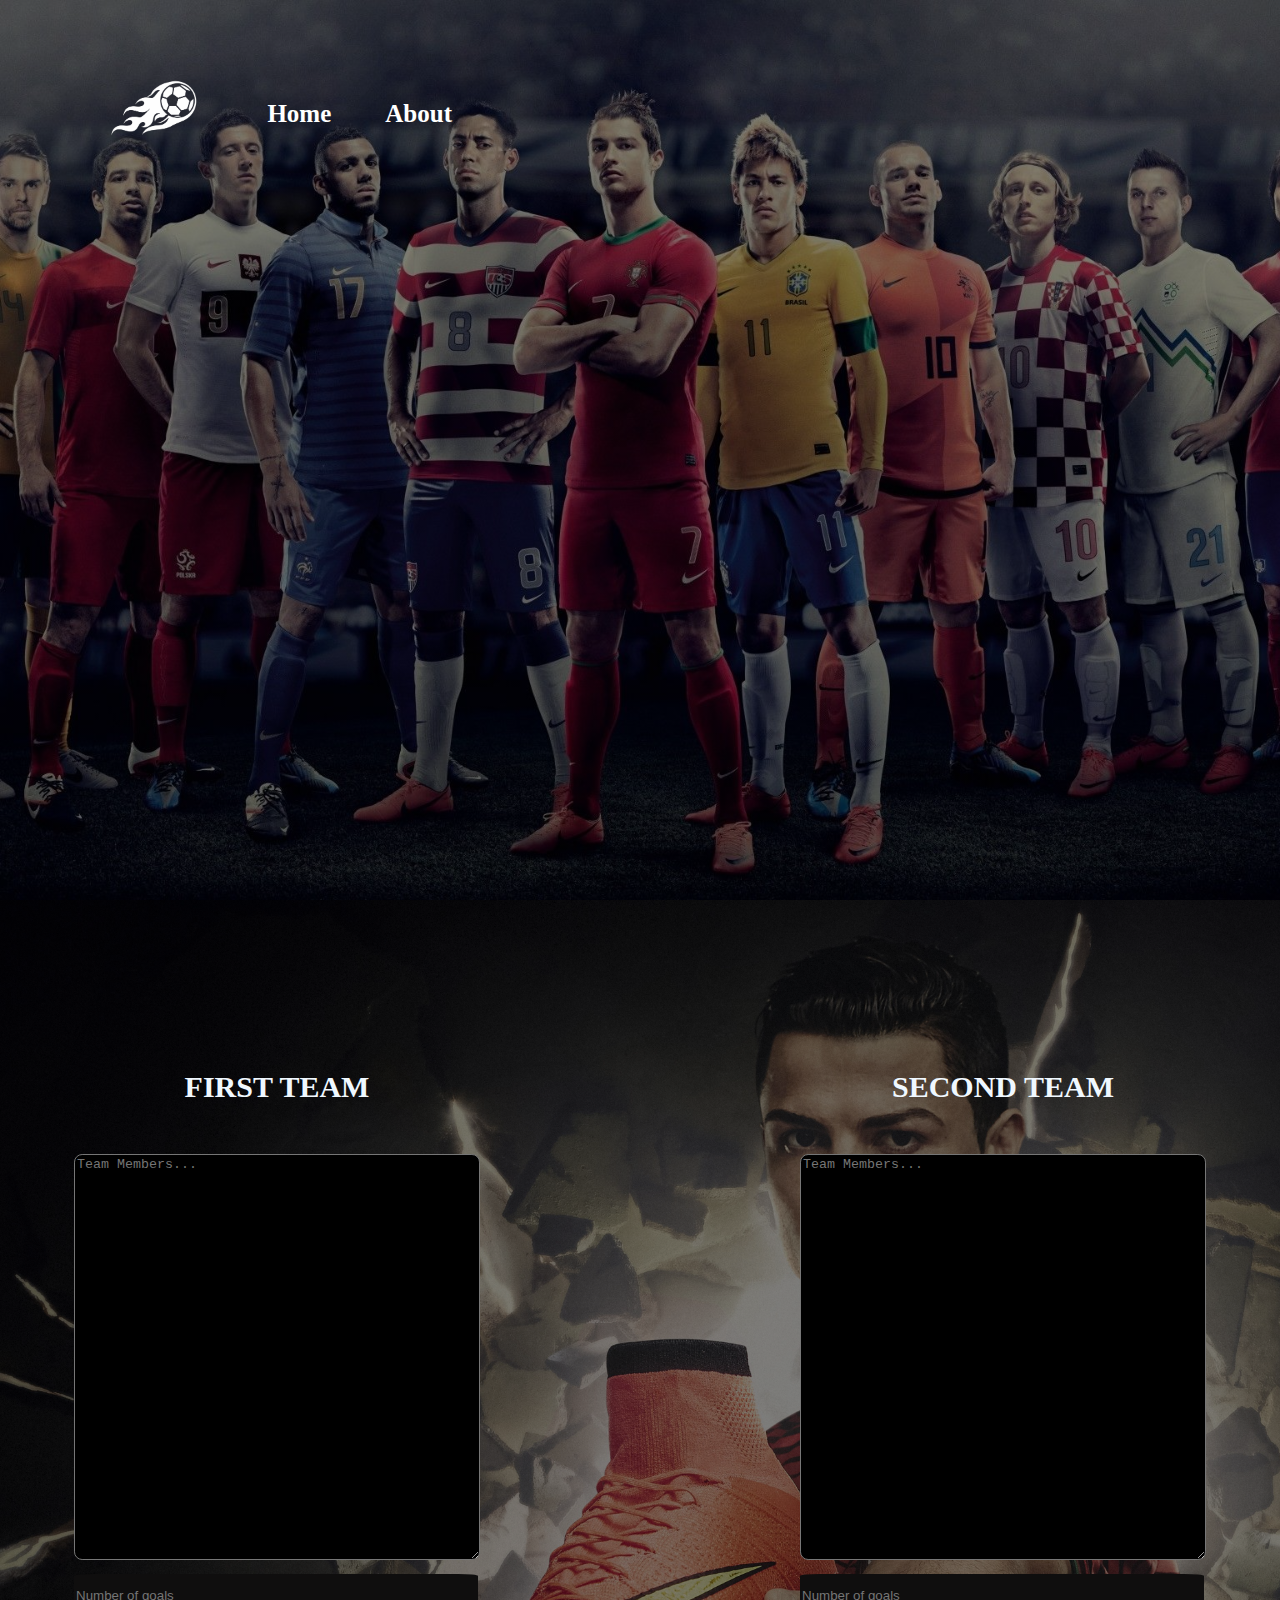
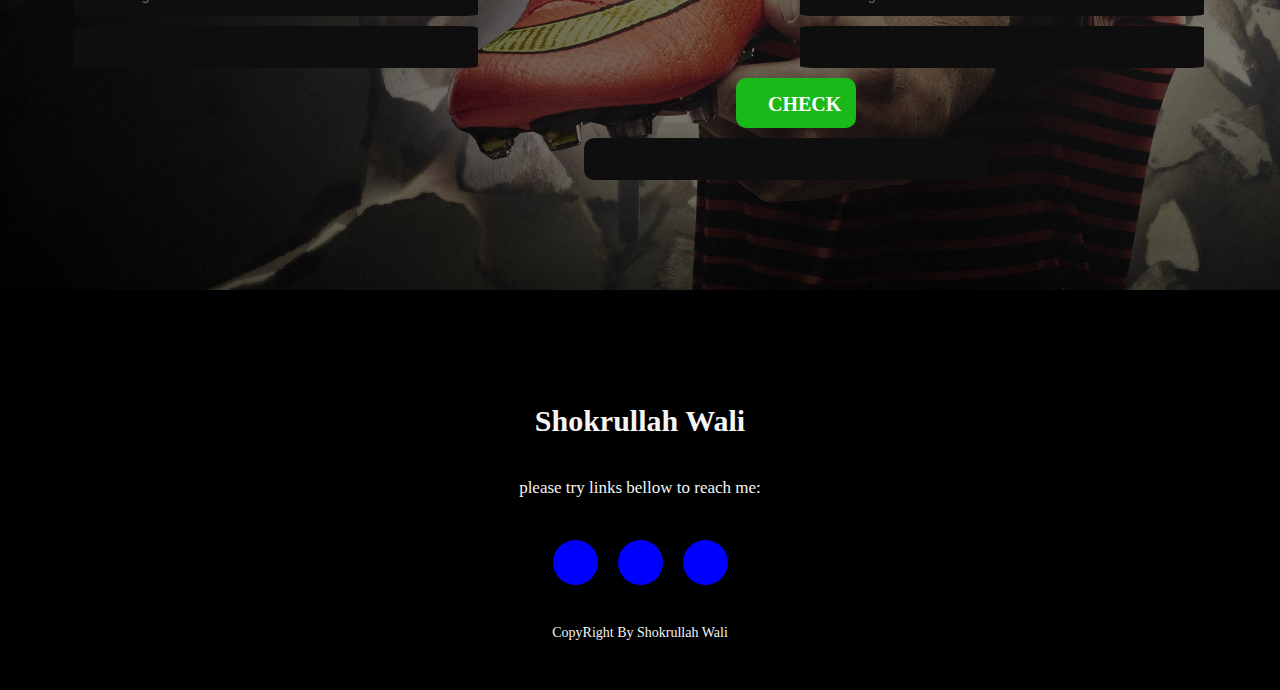
<file: pages/index.html>
<!DOCTYPE html>
<html lang="en">

<head>
    <meta charset="UTF-8">
    <meta http-equiv="X-UA-Compatible" content="IE=edge">
    <meta name="viewport" content="width=device-width, initial-scale=1.0">
    <link rel="stylesheet" href="https://fonts.googleapis.com/icon?family=Material+Icons">
    <title>Footballi</title>
    <link rel="stylesheet" href="../css/style.css">
    <link rel="icon" href="../assets/soccer-ball-svgrepo-com.svg">
    <link rel="stylesheet" href="https://cdnjs.cloudflare.com/ajax/libs/font-awesome/5.15.3/css/all.min.css"
        integrity="sha512-iBBXm8fW90+nuLcSKlbmrPcLa0OT92xO1BIsZ+ywDWZCvqsWgccV3gFoRBv0z+8dLJgyAHIhR35VZc2oM/gI1w=="
        crossorigin="anonymous" referrerpolicy="no-referrer" />
</head>

<body>
    <div class="hero">
        <nav>
            <h2 class="logo"><img src="../assets/soccer-ball-on-fire-white-icon-free-png-11650333266vipl0ubji6-removebg-preview.png"></h2>
            <ul>
                <li><a href="index.html">Home</a></li>
                <li><a href="about.html">About</a></li>

            </ul>
        </nav>
        <div class="section">
            <marquee behavior="alternative" scrollamout="40">
                <marquee behavior="alternative" direction="down" scrollamout="40">
                    <img src="../assets/498-4981049_soccer-or-football-vector-football-ball-png-clipart-removebg-preview.png"
                        alt="ball" class="ball">
                </marquee>
            </marquee>
        </div>
    </div>

    <div class="body-content">
        <div class="input">
            <div class="team1-input">
                <h5>first team</h5>
                <textarea name="textarea-1" id="texta-1" cols="30" rows="20" placeholder="Team Members..."></textarea><br>
                <input type="number" class="input-1" id="first-team" placeholder="Number of goals">
                </input><br>
                <input type="text" id="result-1" disabled></input>
            </div>
            <div class="team2-input">
                <h5>second team</h5>
                <textarea name="textarea-2" id="texta-2" cols="30" rows="20" placeholder="Team Members..."></textarea><br>
                <input type="number" class="input-2" id="second-team" placeholder="Number of goals">
                </input><br>
                <input type="text" id="result-2" disabled></input>
            </div>
        </div>
        <button type="button" id="check" onclick="myFunction()">Check</button><br>

        <input type="text" id="result" disabled></input>
    </div>
    <footer>
        <p>Shokrullah Wali</p>
        <p>please try links bellow to reach me:</p>
        <div class="social">
            <a href="#"><i class="fab fa-facebook-f"></i></a>
            <a href="#"><i class="fab fa-whatsapp"></i></a>
            <a href="#"><i class="fab fa-tiktok"></i></a>
        </div>
        <p class="end">CopyRight By Shokrullah Wali</p>
    </footer>
    <script src="../js/action.js"></script>
</body>

</html>
</file>
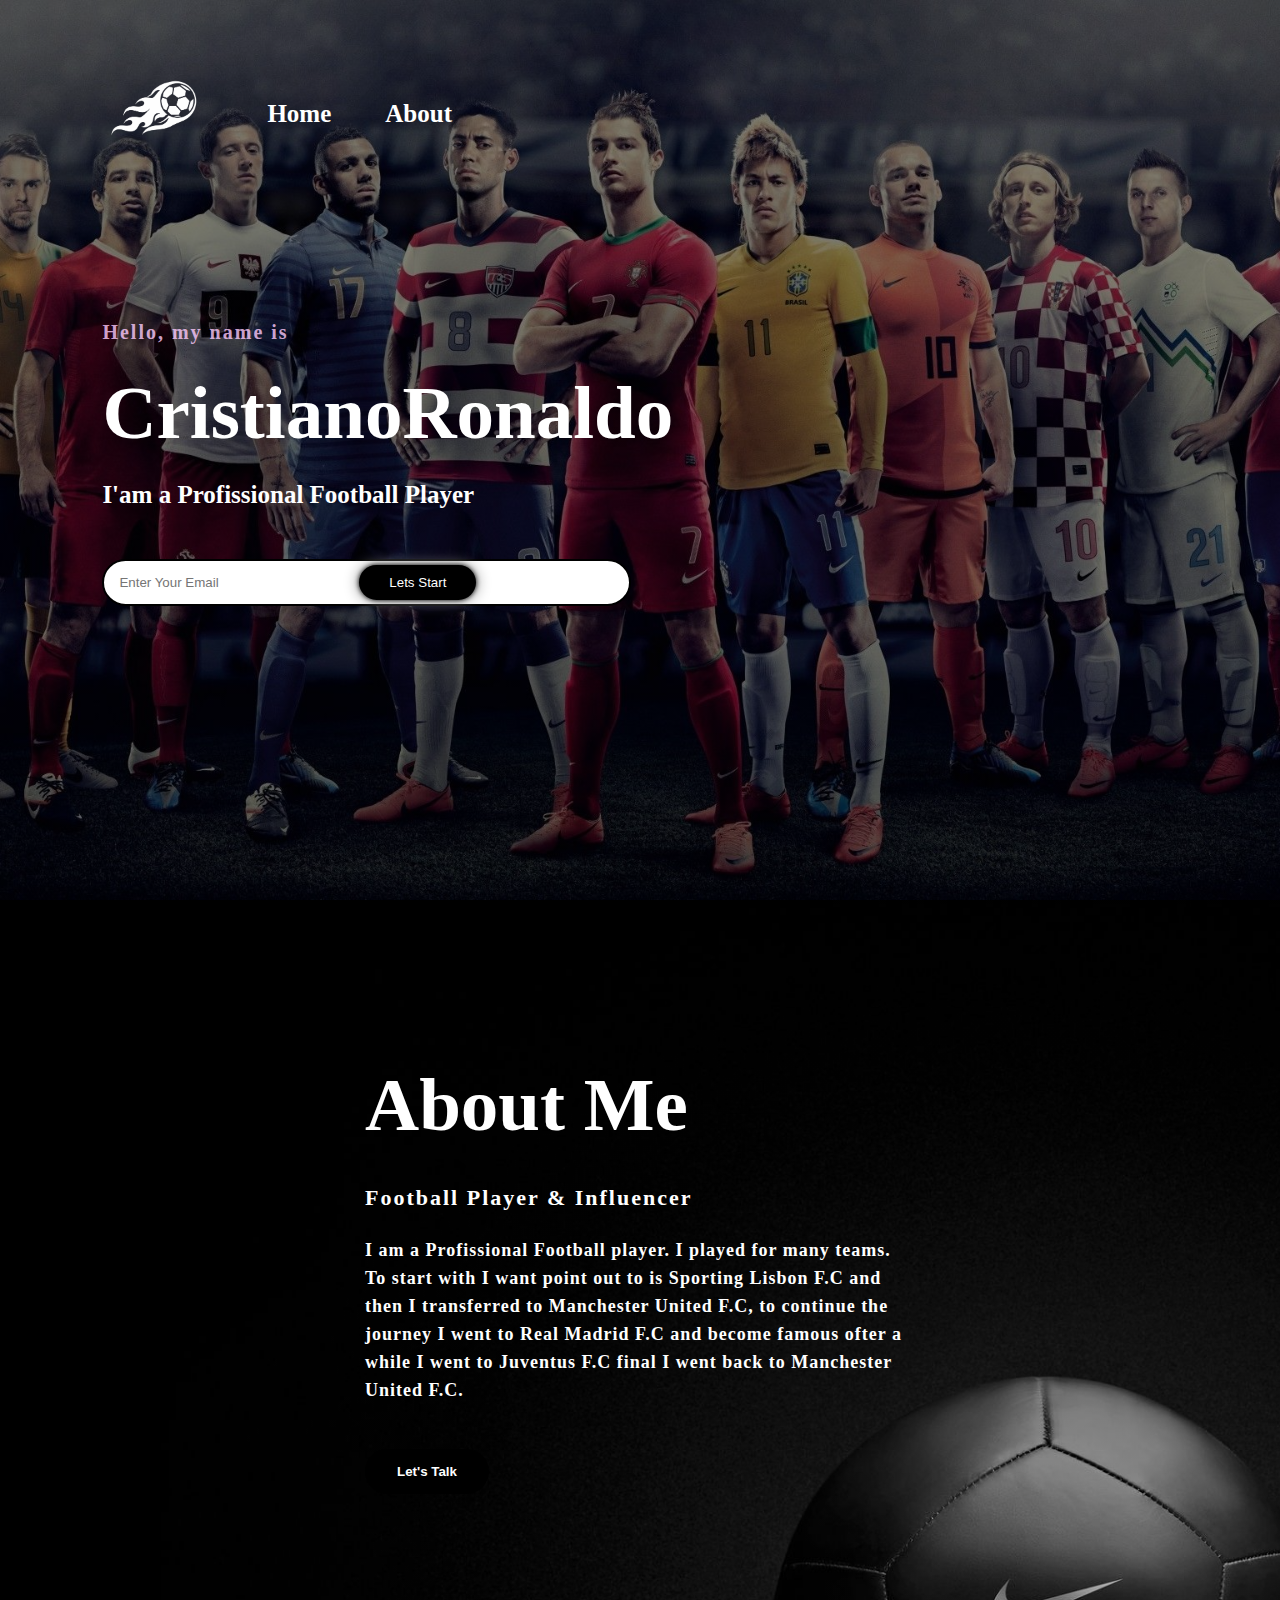
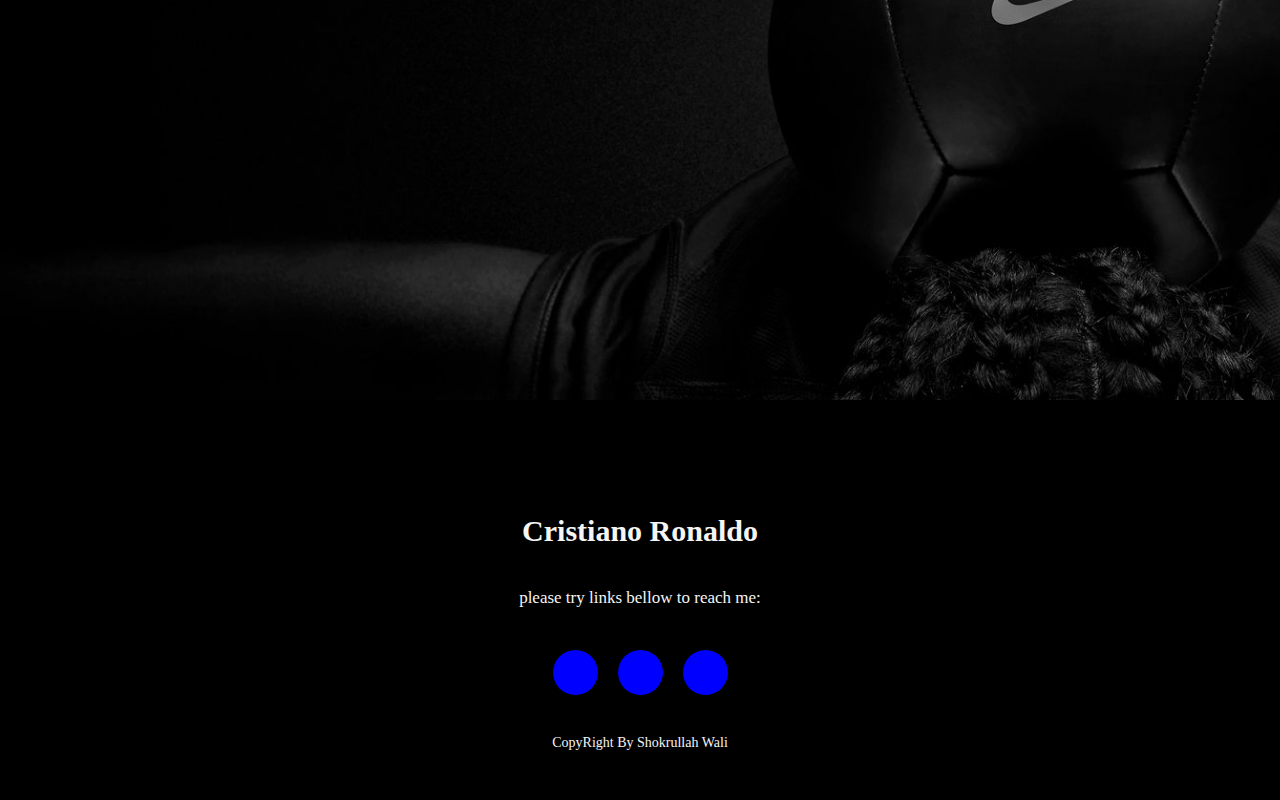
<file: pages/about.html>
<!DOCTYPE html>
<html lang="en">

<head>
    <meta charset="UTF-8">
    <meta http-equiv="X-UA-Compatible" content="IE=edge">
    <meta name="viewport" content="width=device-width, initial-scale=1.0">
    <link rel="stylesheet" href="https://fonts.googleapis.com/icon?family=Material+Icons">
    <title>Footballi</title>
    <link rel="stylesheet" href="../css/style.css">
    <link rel="icon" href="../assets/soccer-ball-svgrepo-com.svg">
    <link rel="stylesheet" href="https://cdnjs.cloudflare.com/ajax/libs/font-awesome/5.15.3/css/all.min.css"
        integrity="sha512-iBBXm8fW90+nuLcSKlbmrPcLa0OT92xO1BIsZ+ywDWZCvqsWgccV3gFoRBv0z+8dLJgyAHIhR35VZc2oM/gI1w=="
        crossorigin="anonymous" referrerpolicy="no-referrer" />
</head>

<body>

    <div class="hero">
        <nav>
            <h2 class="logo"><img src="../assets/soccer-ball-on-fire-white-icon-free-png-11650333266vipl0ubji6-removebg-preview.png"></h2>
            <ul>
                <li><a href="index.html">Home</a></li>
                <li><a href="about.html">About</a></li>
                
            </ul>
        </nav>
        <div class="container">
            <div class="content">
                <h4>Hello, my name is</h4>
                <h1>Cristiano<span>Ronaldo</span></h1>
                <h3>I'am a Profissional Football Player</h3>
                <div class="newslatter">
                    <form>
                        <input type="email" name="email" id="mail" placeholder="Enter Your Email">
                        <input type="submit" name="submit" value="Lets Start">
                    </form>
                </div>
            </div>
        </div>
    </div>

    <!----About section start---->
    <section class="about">
        <div class="main">
            <div class="about-text">
                <h2>About Me</h2>
                <h5>Football Player <span>& Influencer</span></h5>
                <p>I am a Profissional Football player. I played for many teams. To start with I want point out to
                    is Sporting Lisbon F.C and then I transferred to Manchester United F.C, to continue the journey I went to
                    Real Madrid F.C and become famous ofter a while I went to Juventus F.C final I went back to Manchester
                    United F.C. 
                </p>
                <button type="button">Let's Talk</button>
            </div>
        </div>
    </section>
    </div>
    <footer>
        <p>Cristiano Ronaldo</p>
        <p>please try links bellow to reach me:</p>
        <div class="social">    
            <a href="#"><i class="fab fa-facebook-f"></i></a>
            <a href="#"><i class="fab fa-whatsapp"></i></a>
            <a href="#"><i class="fab fa-tiktok"></i></a>
        </div>
        <p class="end">CopyRight By Shokrullah Wali</p>
    </footer>
</body>

</html>
</file>
<file: css/style.css>
body {
    margin: 0;
}

.hero {
    height: 100vh;
    width: 100%;
    background-image: linear-gradient(rgba(0, 0, 0, 0.5), rgba(0, 0, 0, 0.5)), url("../assets/871925.jpg");
    background-size: cover;
    background-position: center;
}

nav {
    display: flex;
    align-items: center;
    justify-content: flex-start;
    padding-top: 45px;
    padding-left: 8%;
    padding-right: 8%;
}

.logo {
    color: white;
    font-size: 35px;
    letter-spacing: 1px;
    cursor: pointer;
}

.logo img {
    width: 100px;
}

nav ul li {
    list-style-type: none;
    display: inline-block;
    padding: 10px 25px;
}

nav ul li a {
    color: white;
    text-decoration: none;
    font-weight: bold;
    text-transform: capitalize;
    font-size: 25px;
    font-family: cursive;
}

nav ul li a:hover {
    color: red;
    transition: 1s;
}

marquee {
    height: 75vh;

}

.ball {
    max-width: 300px;
    animation: animate 4s linear infinite;
}

@keyframes animate {
    0% {
        transform: rotate(80deg);
    }

    100% {
        transform: rotate(360deg);
    }
}

.container {
    height: 100vh;
    display: flex;
    justify-content: center;
    align-items: center;
}

.content {
    position: absolute;
    top: 50%;
    left: 8%;
    transform: translateY(-50%);
}

h1 {
    color: white;
    margin: 20px 0px 20px;
    font-size: 75px;
}

h3 {
    color: white;
    font-size: 25px;
    margin-bottom: 50px;
}

h4 {
    color: #fcfc;
    letter-spacing: 2px;
    font-size: 20px;
}

.newslatter form {
    width: 380px;
    max-width: 100%;
    position: relative;
}

.newslatter form input:first-child {
    display: inline-block;
    width: 100%;
    padding: 14px 130px 14px 15px;
    border: 2px solid black;
    outline: none;
    border-radius: 30px;
}

.newslatter form input:last-child {
    position: absolute;
    display: inline-block;
    outline: none;
    border: none;
    padding: 10px 30px;
    border-radius: 30px;
    background-color: black;
    color: white;
    box-shadow: 0px 0px 5px #000, 0px 0px 15px #858585;
    top: 6px;
    right: 6px;
    cursor: pointer;
}

.newslatter form input:last-child:hover {
    background-color: white;
    color: #000;
    transition: 1s ease;
}

.body-content {
    width: 100%;
    height: 110vh;
    background-image: linear-gradient(rgba(0, 0, 0, 0.5), rgba(0, 0, 0, 0.5)),
     url("../assets/872090.jpg");
    background-size: cover;
    display: list-item;
    align-content: center;
}

.input {
    display: flex;
    justify-content: center;
    align-items: center;
}

.team1-input {
    margin-top: 10px;
    margin-right: 20rem;
    font-family: cursive;
}

.team1-input textarea {
    background-color: black;
    color: white;
    width: 400px;
    height: 400px;
    border-radius: 2%;
}

.team1-input input {
    margin-top: 10px;
    width: 400px;
    height: 40px;
    background-color: #0f0e0e;
    color: aliceblue;
    border: none;
    border-radius: 5%;
}

.input h5 {
    font-size: 30px;
    text-align: center;
    text-transform: uppercase;
    color: aliceblue;
}

.team2-input {
    margin-top: 10px;
    font-family: cursive;
}

.team2-input textarea {
    background-color: black;
    color: white;
    width: 400px;
    height: 400px;
    border-radius: 2%;
}

.team2-input input {
    margin-top: 10px;
    width: 400px;
    height: 40px;
    background-color: #0f0e0e;
    color: aliceblue;
    border: none;
    border-radius: 5%;
}

.body-content button {
    width: 120px;
    margin-top: 10px;
    height: 50px;
    border-radius: 10px;
    text-transform: uppercase;
    color: whitesmoke;
    font-family: cursive;
    font-weight: bold;
    color: white;
    font-size: 20px;
}

#check:hover {
    transform: scale(1.3);
    transition: 1s ease;
    background: none;
    color: rgb(28, 220, 28);
    border: none;
}

#result {
    margin-top: 10px;
    margin-left: 36.5rem;
    width: 400px;
    height: 40px;
    background-color: #0f0e0e;
    border: none;
    color: rgb(26, 185, 26);
    text-align: center;
    border-radius: 10px;
}
#check{
    margin-left: 46rem;
    text-align: center;
    background-color: rgb(26, 185, 26);
}
#result-1{
    color: rgb(26, 185, 26);
}
#result-2{
    color: rgb(26, 185, 26);    
}
.about {
    width: 100%;
    height: 100vh;
    padding: 100px 0px;
    background-image: linear-gradient(rgba(0, 0, 0, 0.5), rgba(0, 0, 0, 0)), 
    url("../assets/871906.jpg");
    background-size: cover;
}

.about img {
    height: 600px;
    width: 500px;
}

.about-text {
    width: 550px;
}

.main {
    width: 1130px;
    max-width: 95%;
    margin: 0 auto;
    display: flex;
    align-items: center;
    justify-content: space-around;
}

.about-text h2 {
    color: white;
    font-size: 75px;
    text-transform: capitalize;
    margin-bottom: 20px;
    font-family: cursive;
}

.about-text h5 {
    color: white;
    letter-spacing: 2px;
    font-size: 22px;
    margin-bottom: 25px;
    text-transform: capitalize;
    font-family: cursive;
}

.about-text p {
    color: white;
    font-family: cursive;
    font-weight: bold;
    letter-spacing: 1px;
    line-height: 28px;
    font-size: 18px;
    margin-bottom: 45px;
}

button {
    background-color: black;
    color: white;
    text-decoration: none;
    border: 2px solid transparent;
    font-weight: bold;
    padding: 13px 30px;
    border-radius: 30px;
    transition: .4s;
}

button:hover {
    background-color: transparent;
    border: 2px solid black;
    cursor: pointer;
}

footer {
    position: relative;
    width: 100%;
    height: 400px;
    background: black;
    display: flex;
    flex-direction: column;
    align-items: center;
    justify-content: center;
}

footer p:nth-child(1) {
    font-size: 30px;
    color: whitesmoke;
    margin-bottom: 20px;
    font-weight: bold;
}

footer p:nth-child(2) {
    color: whitesmoke;
    font-size: 17px;
    width: 500px;
    text-align: center;
    line-height: 26px;
}

.social {
    display: flex;
}

.social a {
    width: 45px;
    height: 45px;
    display: flex;
    justify-content: center;    
    align-items: center;
    background: blue;
    border-radius: 50%;
    margin: 22px 10px;
    color: white;
    text-decoration: none; 
    font-size: 20px;
}

.social a:hover {
    transform: scale(1.3);
    transition: .3s;
}

.end {
    position: absolute;
    color: whitesmoke;
    bottom: 35px;
    font-size: 14px;
}
@media all and (max-width:800px) {
    nav ul li a {
        font-size: 15px;
    }
    .logo img {
        width: 50px;
    }
    marquee{
        display: none;
    }
    .input{
        display: inline-table;
    }
    .body-content{
        height: auto;
        width: auto;
    }
    .team2-input h5{
        text-align: center;
    }
    #result{
        margin-left: 0;
    }
    .team2-input{
        margin-right: 0;
    }
}
</file>
